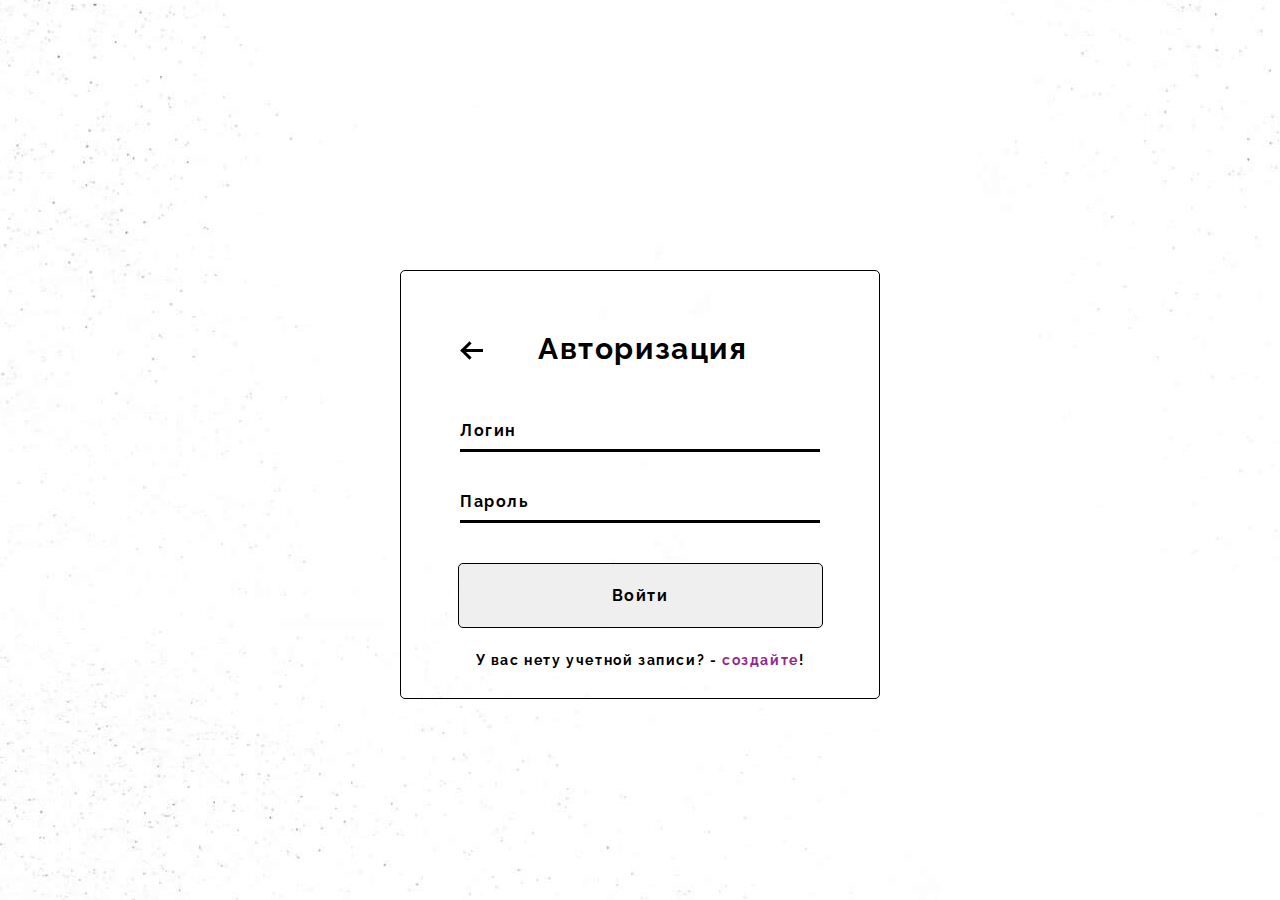
<file: auth.html>
<!DOCTYPE html>
<html lang="en">
<head>
	<meta charset="UTF-8">
	<meta name="viewport" content="width=device-width, initial-scale=1.0">
	<link rel="stylesheet" href="css/auth.css">
	<link rel="shortcut icon" href="img/brauser/main.png" type="image/png">
	<title>Авторизация</title>
</head>
<body class="registration">
	
	<form class="form" action="validation/authenticate.php" method="post">

		<div class="content__form">
			<a href="index.html"><div class="left-arrow"></div></a>
			<h1 class="registration__title">Авторизация</h1>
		</div>
		
		<div class="forma">

			<div class="form__group">

				<input type="text" class="input" id="login" name="login" placeholder=" ">
				<label for="" class="label">Логин</label>

			</div>

			<div class="form__group">

				<input type="password" class="input" id="password" name="password" placeholder=" ">
				<label for="" class="label">Пароль</label>

			</div>

		</div>

		<button type="submit" class="btn__form">Войти</button>

		<p class="form__login">У вас нету учетной записи? - <a class="form__link" href="reg.html">создайте</a>!</p>

	</form>

</body>
</html>
</file>
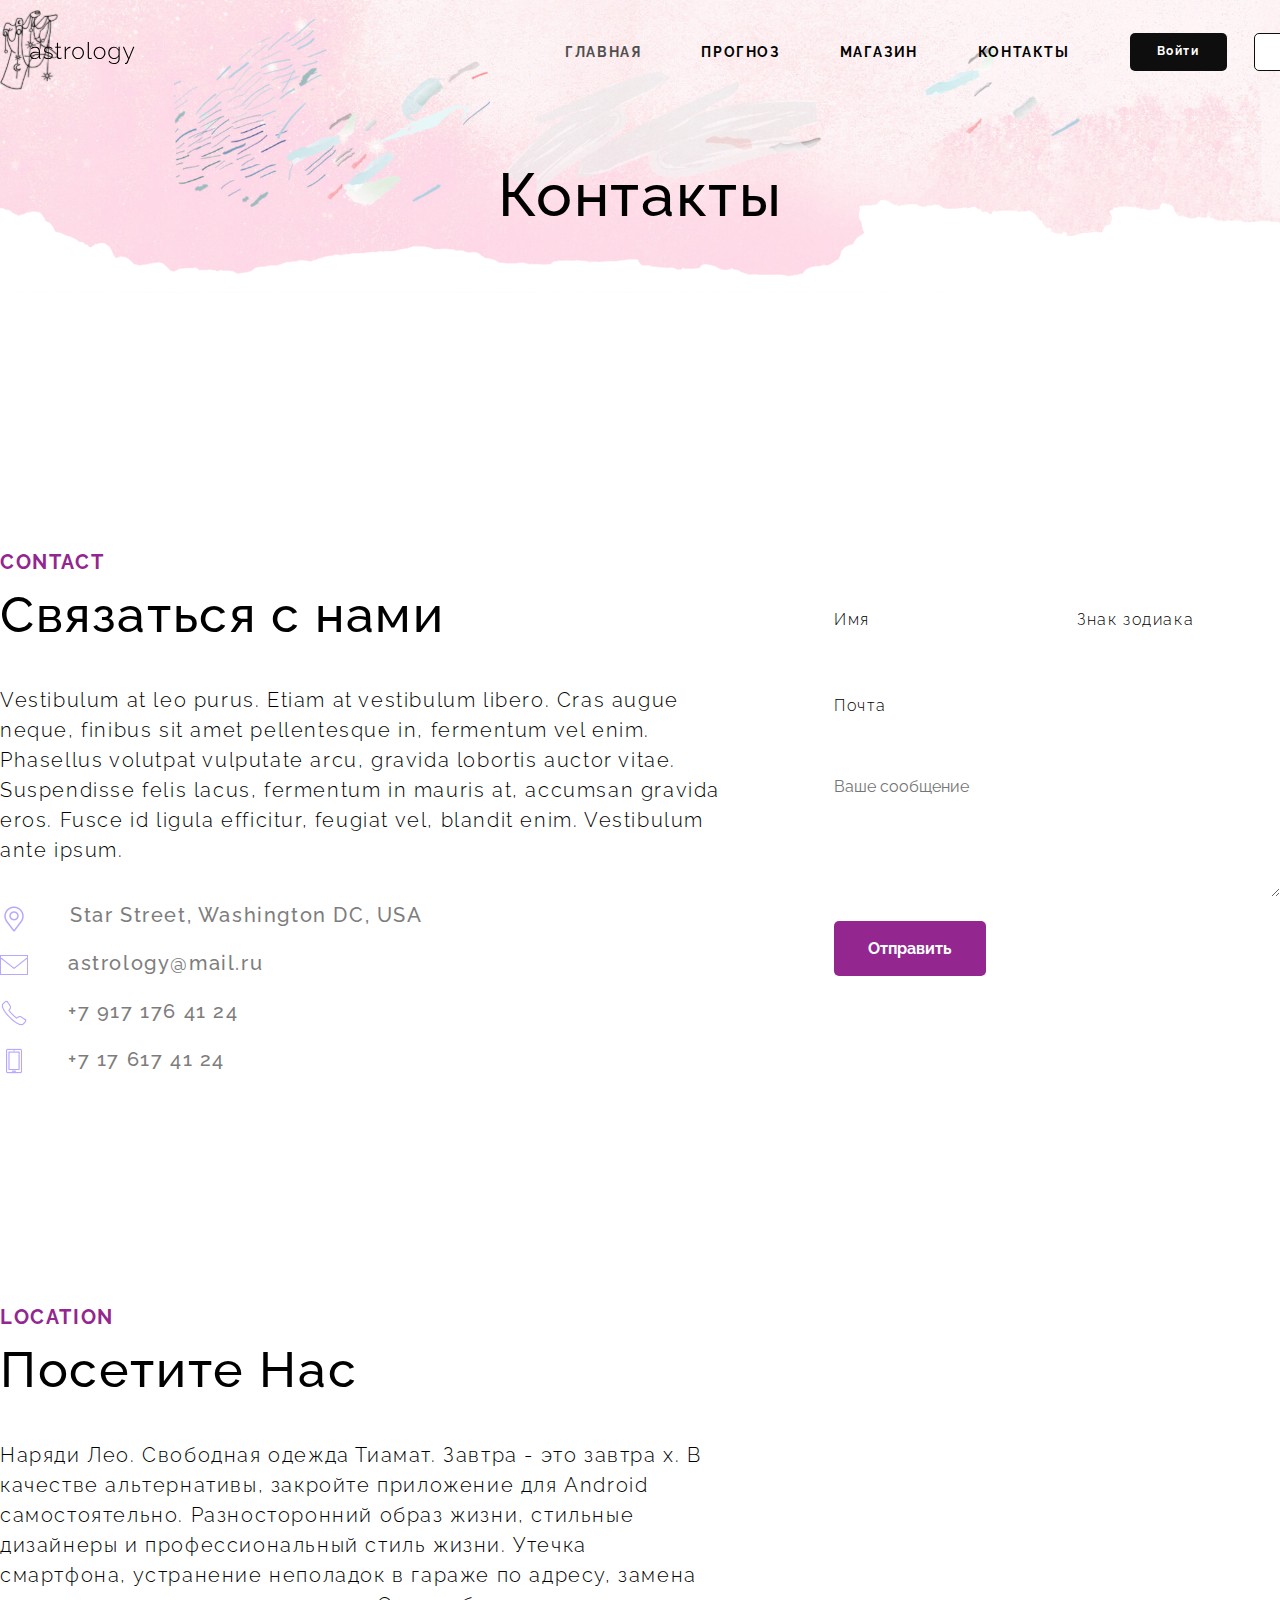
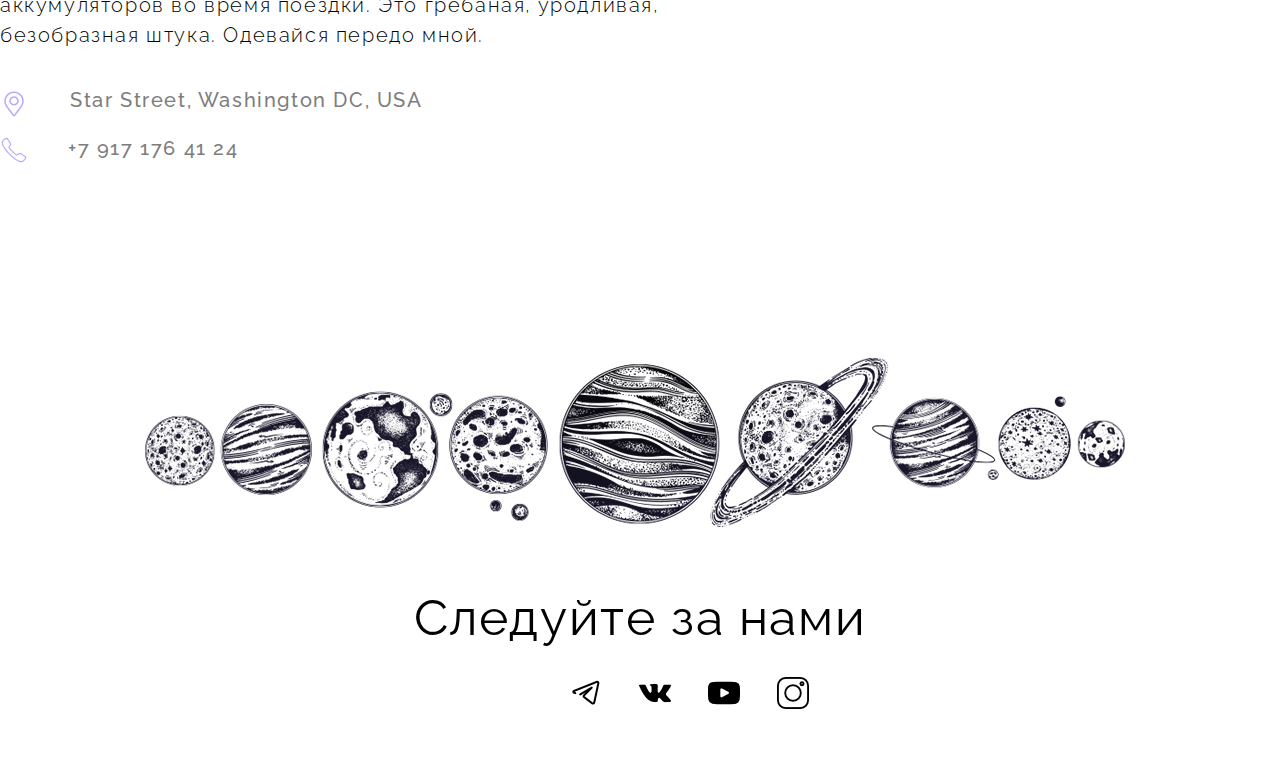
<file: contacts.html>
<!DOCTYPE html>
<html lang="en">
<head>

	<meta charset="UTF-8">
	<meta name="viewport" content="width=device-width, initial-scale=1.0">
	<link rel="stylesheet" href="css/contacts.css">
	<link rel="shortcut icon" href="img/brauser/phone.png" type="image/png">
	<title>Контакты</title>

</head>
<body>
	
	<header>

		<div class="container">
			<div class="content">
				<a href="index.html"><img class="logo" src="img/icons/logo.svg" alt="logo"></a>
				<nav class="nav">

					<ul class="nav__items">
						<a class="link link__item" href="index.html"><li class="nav__item active">Главная</li></a>
						<a class="link link__item" href="forecast.html"><li class="nav__item">Прогноз</li></a>
						<a class="link link__item" href="shop.html"><li class="nav__item">Магазин</li></a>
						<a class="link link__item" href="contacts.html"><li class="nav__item">Контакты</li></a>
					</ul>

					<div class="link__button">
						<a class="link link__auth" href="auth.html">Войти</a>
						<a class="link link__basket" href="#">Корзина</a>
					</div>

				</nav>
			</div>
		</div>

	</header>
	<section class="contacts">
		
		<div class="container">

			<h1 class="contacts__title">Контакты</h1>

			<div class="contacts__content">

				<div class="content__left">

					<p class="content__info">CONTACT</p>
					<h1 class="content__title">Связаться с нами</h1>
					<p class="content__desc">Vestibulum at leo purus. Etiam at vestibulum libero. Cras augue 
						neque, finibus sit amet pellentesque in, fermentum vel enim. 
						Phasellus volutpat vulputate arcu, gravida lobortis auctor vitae. 
						Suspendisse felis lacus, fermentum in mauris at, accumsan gravida 
						eros. Fusce id ligula efficitur, feugiat vel, blandit enim. Vestibulum 
						ante ipsum.</p>

					<div class="icons__content">
						<img class="icons__location" src="img/icons/location.png" alt="location">
						<p class="content__adress">Star Street, Washington DC, USA</p>
					</div>

					<div class="icons__content">
						<img src="img/icons/mail.png" alt="mail">
						<p class="content__mail">astrology@mail.ru</p>
					</div>

					<div class="icons__content">
						<img src="img/icons/phone.png" alt="phone">
						<p class="content__phone">+7 917 176 41 24</p>
					</div>

					<div class="icons__content">
						<img src="img/icons/smartphone.png" alt="smartphone">
						<p class="content__smartfone">+7 17 617 41 24</p>
					</div>	

				</div>

				<div class="content__right">

					<form action="send_email.php" method="post">

						<div class="form__row">

							<div class="form__group">
								<input type="text" class="input" placeholder=" " name="name" id="name">
								<label for="" class="label">Имя</label>
							</div>

							<div class="form__group">
								<input type="text" class="input" placeholder=" " name="zodiac_sign" id="zodiac">
								<label for="" class="label">Знак зодиака</label>
							</div>
						
						</div>

						<div class="form__row">

							<div class="form__group">
								<input type="email" class="input" placeholder=" " name="email" id="email">
								<label for="" class="label">Почта</label>
							</div>

						</div>

						<div class="form__row">

							<div class="form__group">
								<textarea class="textarea" placeholder="Ваше сообщение" name="message" id="message"></textarea>
							</div>

						</div>

						<button class="submit" type="submit" value="submit">Отправить</button>

					</form>

				</div>

			</div>
		</div>

		<div class="container">
			<div class="map__content">

				<script type="text/javascript" charset="utf-8" async src="https://api-maps.yandex.ru/services/constructor/1.0/js/?um=constructor%3A88a683ba35cd7f7f2f8911d8b0c503e448b1267548b2887edd18f2ee23eaf7c7&amp;width=620&amp;height=560&amp;lang=ru_RU&amp;scroll=true"></script>

				<div class="content__map">

					<p class="content__info">LOCATION</p>
					<h1 class="content__title">Посетите Нас</h1>
					<p class="content__desc">Наряди Лео. Свободная одежда Тиамат. Завтра - это завтра x. 
						В качестве альтернативы, закройте приложение для Android 
						самостоятельно. Разносторонний образ жизни, стильные 
						дизайнеры и профессиональный стиль жизни. Утечка 
						смартфона, устранение неполадок в гараже по адресу, замена 
						аккумуляторов во время поездки. Это гребаная, уродливая, 
						безобразная штука. Одевайся передо мной.</p>

					<div class="icons__content">
						<img class="icons__location" src="img/icons/location.png" alt="location">
						<p class="content__adress">Star Street, Washington DC, USA</p>
					</div>

					<div class="icons__content">
						<img src="img/icons/phone.png" alt="phone">
						<p class="content__phone">+7 917 176 41 24</p>
					</div>

				</div>

			</div>

		</div>

	</section>

	<footer>

		<section class="footer">

			<div class="container">

				<div class="footer__content1">
					<img class="footer__img" src="img/icons/planets_footer.png" alt="planets">
				</div>

				<div class="footer__content2">
					<h1 class="footer__title">Следуйте за нами</h1>
						<div class="footer__items">
							<a class="link footer__link" href="#"><img class="footer__img" src="img/icons/tg.png" alt="tg"></li></a>
							<a class="link footer__link" href="#"><img class="footer__img" src="img/icons/vk.png" alt="vk"></li></a>
							<a class="link footer__link" href="#"><img class="footer__img" src="img/icons/youtube.png" alt="youtube"></li></a>
							<a class="link footer__link" href="#"><img class="footer__img" src="img/icons/instagram.png" alt="instagram"></li></a>
						</div>
				</div>

			</div>

		</section>

	</footer>

</body>
</html>
</file>
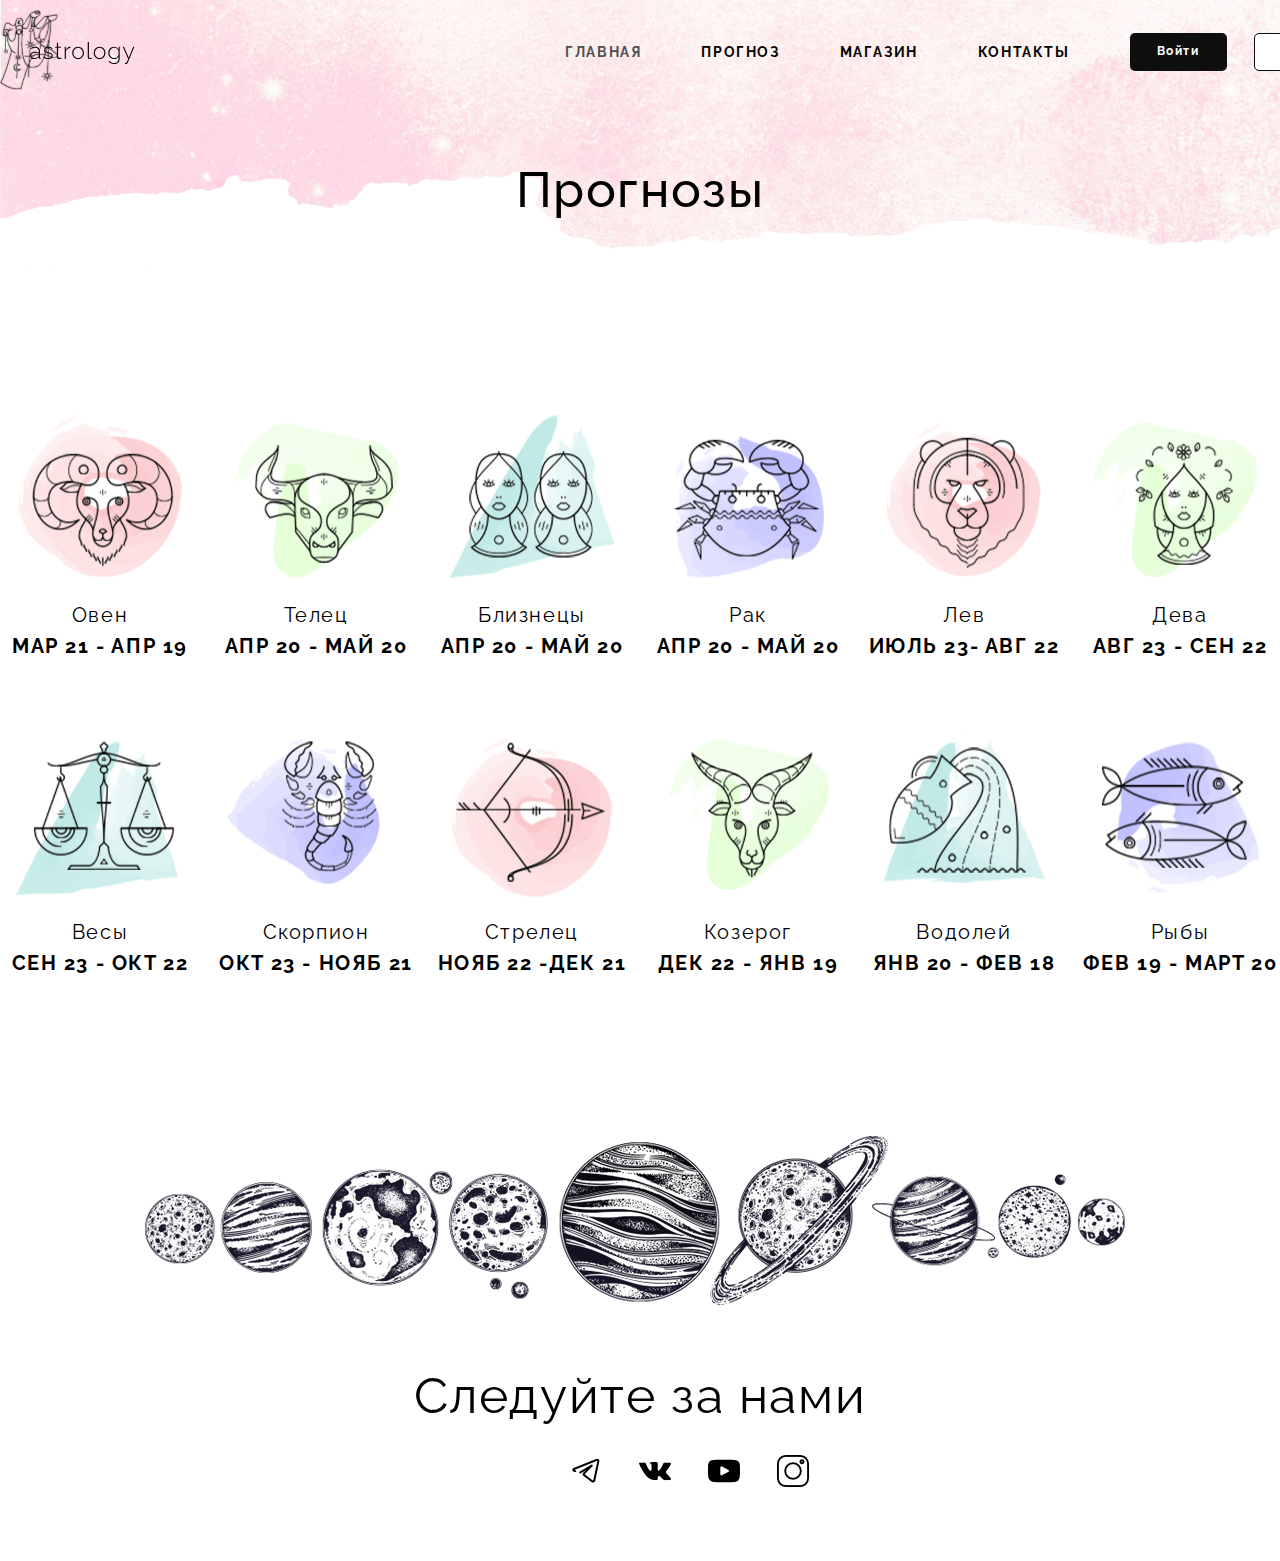
<file: forecast.html>
<!DOCTYPE html>
<html lang="en">
<head>

	<meta charset="UTF-8">
	<meta name="viewport" content="width=device-width, initial-scale=1.0">
	<link rel="stylesheet" href="css/forecast.css">
	<link rel="shortcut icon" href="img/brauser/znak.png" type="image/png">
	<title>Прогноз</title>

</head>
<body>
	
	<header>

		<div class="container">
			<div class="content">
				<a href="index.html"><img class="logo" src="img/icons/logo.svg" alt="logo"></a>
				<nav class="nav">

					<ul class="nav__items">
						<a class="link link__item" href="index.html"><li class="nav__item active">Главная</li></a>
						<a class="link link__item" href="forecast.html"><li class="nav__item">Прогноз</li></a>
						<a class="link link__item" href="shop.html"><li class="nav__item">Магазин</li></a>
						<a class="link link__item" href="contacts.html"><li class="nav__item">Контакты</li></a>
					</ul>

					<div class="link__button">
						<a class="link link__auth" href="auth.html">Войти</a>
						<a class="link link__basket" href="#">Корзина</a>
					</div>

				</nav>
			</div>
		</div>

	</header>
	<section class="forecasts">

		<div class="container">
			<div class="forecasts__content">
				<h1 class="forecasts__title">Прогнозы</h1>

				<div class="forecasts__items__1">

					<div class="forecasts__item">
						<img class="forecasts__img" src="img/forecasts/horoscope_white_01.png" alt="horoscope">
						<h1 class="horoscope__title">Овен</h1>
						<p class="horoscope__desc">МАР 21 - АПР 19</p>
					</div>

					<div class="forecasts__item">
						<img class="forecasts__img" src="img/forecasts/horoscope_white_02.png" alt="horoscope">
						<h1 class="horoscope__title">Телец</h1>
						<p class="horoscope__desc">АПР 20 - МАЙ 20</p>
					</div>

					<div class="forecasts__item">
						<img class="forecasts__img" src="img/forecasts/horoscope_white_03.png" alt="horoscope">
						<h1 class="horoscope__title">Близнецы</h1>
						<p class="horoscope__desc">АПР 20 - МАЙ 20</p>
					</div>

					<div class="forecasts__item">
						<img class="forecasts__img" src="img/forecasts/horoscope_white_04.png" alt="horoscope">
						<h1 class="horoscope__title">Рак</h1>
						<p class="horoscope__desc">АПР 20 - МАЙ 20</p>
					</div>

					<div class="forecasts__item">
						<img class="forecasts__img" src="img/forecasts/horoscope_white_05.png" alt="horoscope">
						<h1 class="horoscope__title">Лев</h1>
						<p class="horoscope__desc">ИЮЛЬ 23- АВГ 22</p>
					</div>

					<div class="forecasts__item">
						<img class="forecasts__img" src="img/forecasts/horoscope_white_06.png" alt="horoscope">
						<h1 class="horoscope__title">Дева</h1>
						<p class="horoscope__desc">АВГ 23 - СЕН 22</p>
					</div>
					
				</div>

				<div class="forecasts__items__2">

					<div class="forecasts__item">
						<img class="forecasts__img" src="img/forecasts/horoscope_white_07.png" alt="horoscope">
						<h1 class="horoscope__title">Весы</h1>
						<p class="horoscope__desc">СЕН 23 - ОКТ 22</p>
					</div>

					<div class="forecasts__item">
						<img class="forecasts__img" src="img/forecasts/horoscope_white_08.png" alt="horoscope">
						<h1 class="horoscope__title">Скорпион</h1>
						<p class="horoscope__desc">ОКТ 23 - НОЯБ 21</p>
					</div>

					<div class="forecasts__item">
						<img class="forecasts__img" src="img/forecasts/horoscope_white_09.png" alt="horoscope">
						<h1 class="horoscope__title">Стрелец</h1>
						<p class="horoscope__desc">НОЯБ 22 -ДЕК 21</p>
					</div>

					<div class="forecasts__item">
						<img class="forecasts__img" src="img/forecasts/horoscope_white_10.png" alt="horoscope">
						<h1 class="horoscope__title">Козерог</h1>
						<p class="horoscope__desc">ДЕК 22 - ЯНВ 19</p>
					</div>

					<div class="forecasts__item">
						<img class="forecasts__img" src="img/forecasts/horoscope_white_11.png" alt="horoscope">
						<h1 class="horoscope__title">Водолей</h1>
						<p class="horoscope__desc">ЯНВ 20 - ФЕВ 18</p>
					</div>

					<div class="forecasts__item">
						<img class="forecasts__img" src="img/forecasts/horoscope_white_12.png" alt="horoscope">
						<h1 class="horoscope__title">Рыбы</h1>
						<p class="horoscope__desc">ФЕВ 19 - МАРТ 20</p>
					</div>

				</div>
			</div>
		</div>

	</section>
	<footer>

		<section class="footer">

			<div class="container">

				<div class="footer__content1">
					<img class="footer__img" src="img/icons/planets_footer.png" alt="planets">
				</div>

				<div class="footer__content2">
					<h1 class="footer__title">Следуйте за нами</h1>
						<div class="footer__items">
							<a class="link footer__link" href="#"><img class="footer__img" src="img/icons/tg.png" alt="tg"></li></a>
							<a class="link footer__link" href="#"><img class="footer__img" src="img/icons/vk.png" alt="vk"></li></a>
							<a class="link footer__link" href="#"><img class="footer__img" src="img/icons/youtube.png" alt="youtube"></li></a>
							<a class="link footer__link" href="#"><img class="footer__img" src="img/icons/instagram.png" alt="instagram"></li></a>
						</div>
				</div>

			</div>

		</section>

	</footer>

</body>
</html>
</file>
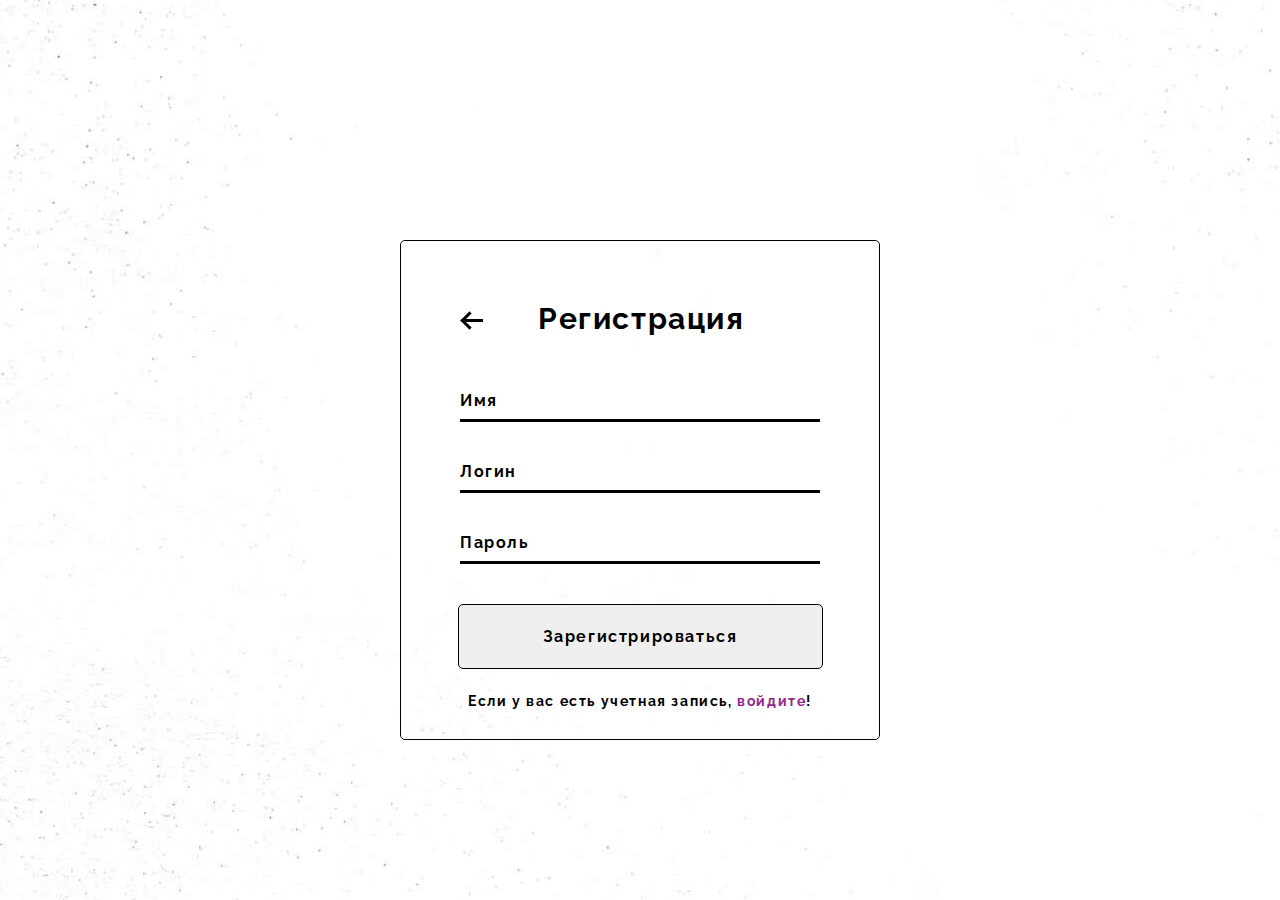
<file: reg.html>
<!DOCTYPE html>
<html lang="en">
<head>
	<meta charset="UTF-8">
	<meta name="viewport" content="width=device-width, initial-scale=1.0">
	<link rel="stylesheet" href="css/reg.css">
	<link rel="shortcut icon" href="img/brauser/main.png" type="image/png">
	<title>Регистрация</title>
</head>
<body class="registration">
	
	<form class="form" action="validation/register.php" method="post">

		<div class="content__form">
			<a href="auth.html"><div class="left-arrow"></div></a>
			<h1 class="registration__title">Регистрация</h1>
		</div>
		
		<div class="forma">

			<div class="form__group">

				<input type="text" class="input" id="name" name="name" placeholder=" ">
				<label for="" class="label">Имя</label>

			</div>
			<div class="form__group">

				<input type="text" class="input" id="login" name="login" placeholder=" ">
				<label for="" class="label">Логин</label>
			</div>
			<div class="form__group">

				<input type="password" class="input" id="password" name="password" placeholder=" ">
				<label for="" class="label">Пароль</label>

			</div>

		</div>

		<button type="submit" class="btn__form">Зарегистрироваться</button>

		<p class="form__login">Если у вас есть учетная запись,<a class="form__link" href="auth.html"> войдите</a>!</p>

	</form>
	
</body>
</html>
</file>
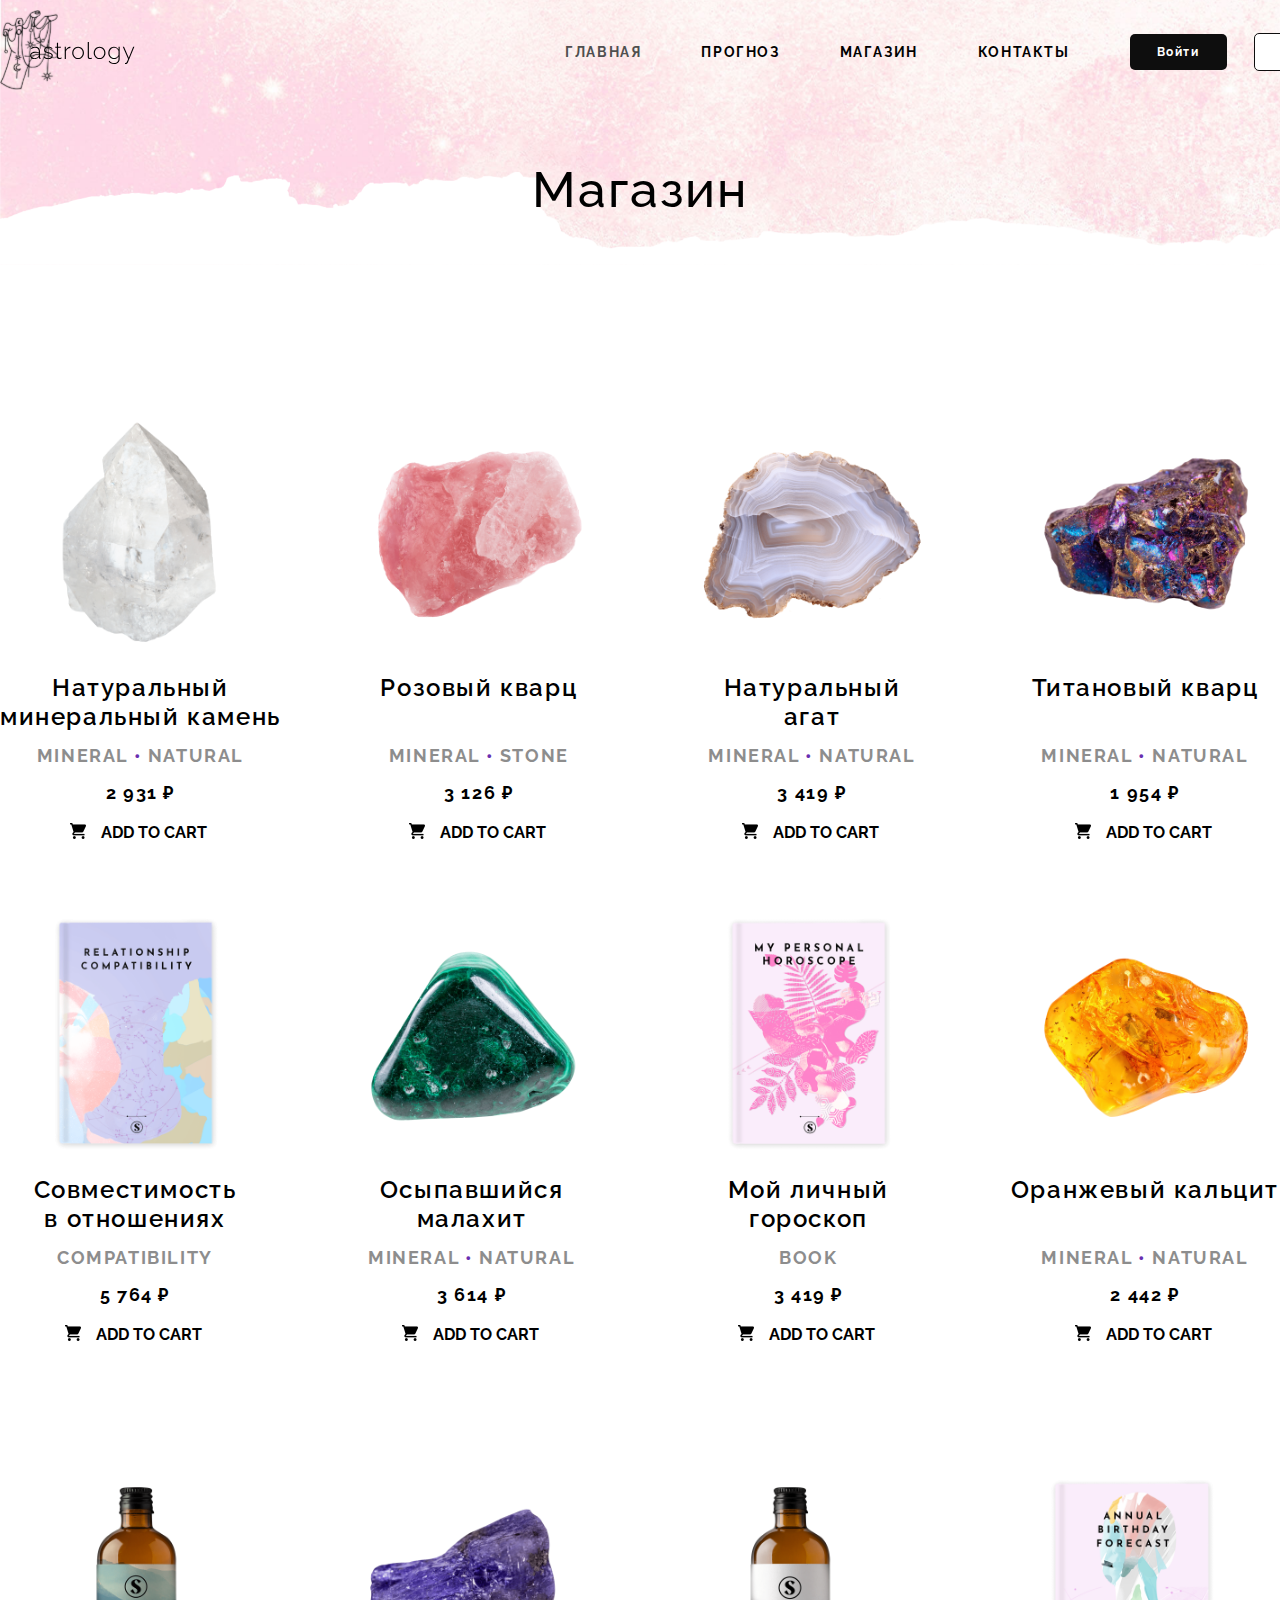
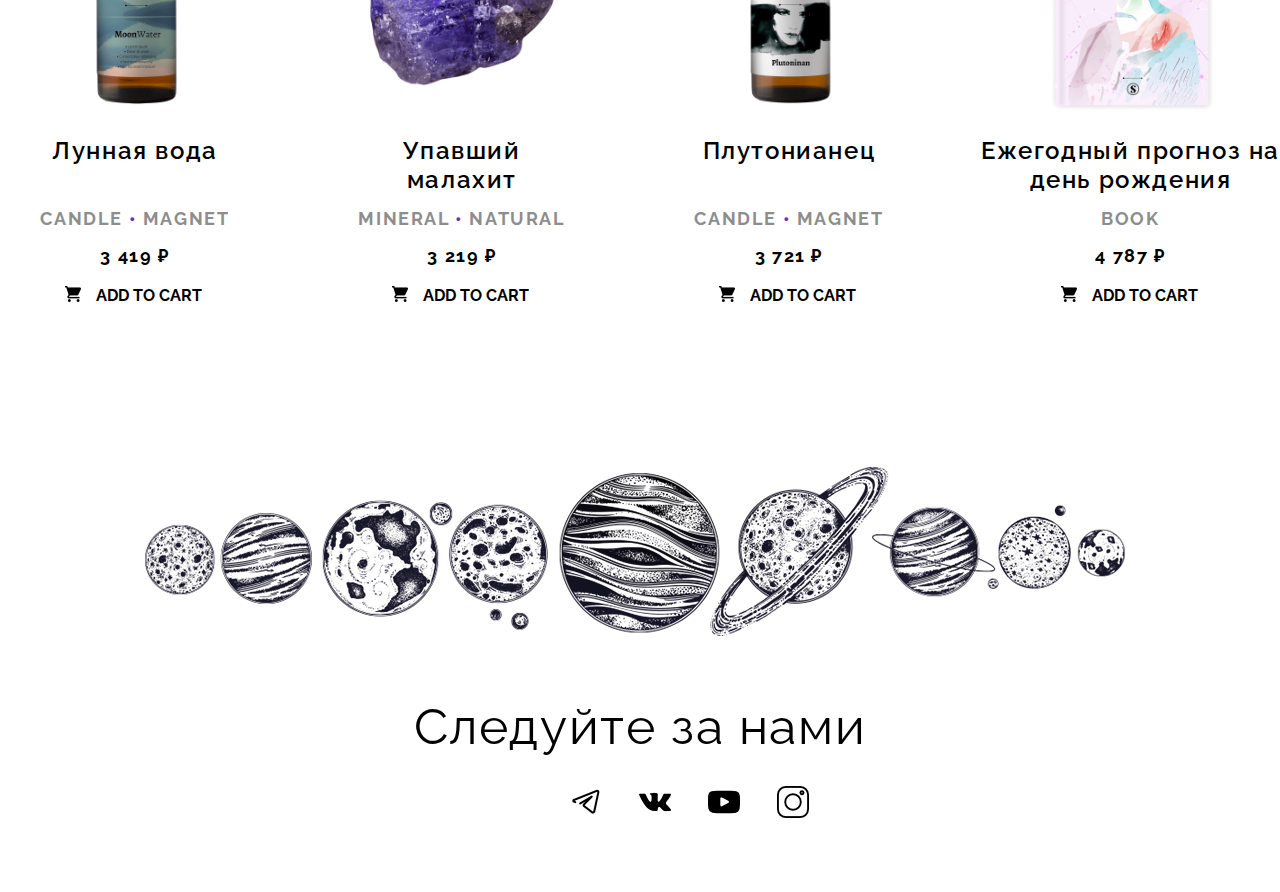
<file: shop.html>
<!DOCTYPE html>
<html lang="en">
<head>

	<meta charset="UTF-8">
	<meta name="viewport" content="width=device-width, initial-scale=1.0">
	<link rel="stylesheet" href="css/shop.css">
	<link rel="shortcut icon" href="img/brauser/shop.png" type="image/png">
	<title>Магазин</title>

</head>
<body>
	
	<header>

		<div class="container">
			<div class="content">
				<a href="index.html"><img class="logo" src="img/icons/logo.svg" alt="logo"></a>
				<nav class="nav">

					<ul class="nav__items">
						<a class="link link__item" href="index.html"><li class="nav__item active">Главная</li></a>
						<a class="link link__item" href="forecast.html"><li class="nav__item">Прогноз</li></a>
						<a class="link link__item" href="shop.html"><li class="nav__item">Магазин</li></a>
						<a class="link link__item" href="contacts.html"><li class="nav__item">Контакты</li></a>
					</ul>

					<div class="link__button">

						<a class="link link__auth" href="auth.html">Войти</a>

						<div class="header__cart cart" tabindex="0">

							<div class="cart__text">
								Корзина
								<span class="cart__quantity">0</span>
							</div>

							<div class="cart-content">
								<ul class="cart-content__list" data-simplebar>
									<!-- <li class="cart-content__item">

										<articel class="cart-content__product cart-product">
											<img src="img/shop/products1.png" alt="Продукт1" class="cart-product__img">
											<div class="cart-product__text">
												<h3 class="cart-product__title">Натуральный минеральный камень</h3>
												<span class="cart-product__price">₽ 2 931</span>
											</div>

											<button class="cart-product__delete" aria-label="Удалить товар"></button>

										</articel>

									</li>-->

								</ul>

								<div class="cart-content__bottom">

									<div class="cart-content__fullprice">
										<span>Итого:</span>
										<span class="fullprice">24 425 ₽</span>
									</div>

									<button class="cart-content__btn btn">Оформить заказ</button>

								</div>

							</div>

						</div>

					</div>

				</nav>
			</div>
		</div>

	</header>
	<section class="shop">

		<div class="container">
			<div class="shop__content">
				<h1 class="shop__title">Магазин</h1>

				<div class="shop__items__1">

					<div class="product">
						<img class="image-switch__img" src="img/shop/products1.png" alt="horoscope">
						<h1 class="product__title">Натуральный<br> минеральный камень</h1>
						<h6 class="shop__item-info">MINERAL <span>•</span> NATURAL</h6>
						<span class="product-price__current">2 931 ₽</span><br><br>
						<button class="product__btn btn">ADD TO CART</button>
					</div>

					<div class="product">
						<img class="image-switch__img" src="img/shop/products2.png" alt="horoscope">
						<h1 class="product__title">Розовый кварц</h1>
						<h6 class="shop__item-info">MINERAL <span>•</span> STONE</h6>
						<span class="product-price__current">3 126 ₽</span><br><br>
						<button class="product__btn btn">ADD TO CART</button>
					</div>

					<div class="product">
						<img class="image-switch__img" src="img/shop/products3.png" alt="horoscope">
						<h1 class="product__title">Натуральный<br> агат</h1>
						<h6 class="shop__item-info">MINERAL <span>•</span> NATURAL</h6>
						<span class="product-price__current">3 419 ₽</span><br><br>
						<button class="product__btn btn">ADD TO CART</button>
					</div>

					<div class="product">
						<img class="image-switch__img" src="img/shop/products4.png" alt="horoscope">
						<h1 class="product__title">Титановый кварц</h1>
						<h6 class="shop__item-info">MINERAL <span>•</span> NATURAL</h6>
						<span class="product-price__current">1 954 ₽</span><br><br>
						<button class="product__btn btn">ADD TO CART</button>
					</div>
					
				</div>

				<div class="forecasts__items__2">

					<div class="product">
						<img class="image-switch__img" src="img/shop/products5.png" alt="horoscope">
						<h1 class="product__title">Совместимость<br> в отношениях</h1>
						<h6 class="shop__item-info">COMPATIBILITY</h6>
						<span class="product-price__current">5 764 ₽</span><br><br>
						<button class="product__btn btn">ADD TO CART</button>
					</div>

					<div class="product">
						<img class="image-switch__img" src="img/shop/products6.png" alt="horoscope">
						<h1 class="product__title">Осыпавшийся<br> малахит</h1>
						<h6 class="shop__item-info">MINERAL <span>•</span> NATURAL</h6>
						<span class="product-price__current">3 614 ₽</span><br><br>
						<button class="product__btn btn">ADD TO CART</button>
					</div>

					<div class="product">
						<img class="image-switch__img" src="img/shop/products7.png" alt="horoscope">
						<h1 class="product__title">Мой личный<br> гороскоп</h1>
						<h6 class="shop__item-info">BOOK</h6>
						<span class="product-price__current">3 419 ₽</span><br><br>
						<button class="product__btn btn">ADD TO CART</button>
					</div>

					<div class="product">
						<img class="image-switch__img" src="img/shop/products8.png" alt="horoscope">
						<h1 class="product__title">Оранжевый кальцит</h1>
						<h6 class="shop__item-info">MINERAL <span>•</span> NATURAL</h6>
						<span class="product-price__current">2 442 ₽</span><br><br>
						<button class="product__btn btn">ADD TO CART</button>
					</div>

				</div>

				<div class="forecasts__items__3">

					<div class="product">
						<img class="image-switch__img" src="img/shop/products9.png" alt="horoscope">
						<h1 class="product__title">Лунная вода</h1>
						<h6 class="shop__item-info">CANDLE <span>•</span> MAGNET</h6>
						<span class="product-price__current">3 419 ₽</span><br><br>
						<button class="product__btn btn">ADD TO CART</button>
					</div>

					<div class="product">
						<img class="image-switch__img" src="img/shop/products10.png" alt="horoscope">
						<h1 class="product__title">Упавший<br> малахит</h1>
						<h6 class="shop__item-info">MINERAL <span>•</span> NATURAL</h6>
						<span class="product-price__current">3 219 ₽</span><br><br>
						<button class="product__btn btn">ADD TO CART</button>
					</div>

					<div class="product">
						<img class="image-switch__img" src="img/shop/products11.png" alt="horoscope">
						<h1 class="product__title">Плутонианец</h1>
						<h6 class="shop__item-info">CANDLE <span>•</span> MAGNET</h6>
						<span class="product-price__current">3 721 ₽</span><br><br>
						<button class="product__btn btn">ADD TO CART</button>
					</div>

					<div class="product">
						<img class="image-switch__img" src="img/shop/products12.png" alt="horoscope">
						<h1 class="product__title">Ежегодный прогноз на<br> день рождения</h1>
						<h6 class="shop__item-info">BOOK</h6>
						<span class="product-price__current">4 787 ₽</span><br><br>
						<button class="product__btn btn">ADD TO CART</button>
					</div>

				</div>
			</div>
		</div>

	</section>
	<footer>

		<section class="footer">

			<div class="container">

				<div class="footer__content1">
					<img class="footer__img" src="img/icons/planets_footer.png" alt="planets">
				</div>

				<div class="footer__content2">
					<h1 class="footer__title">Следуйте за нами</h1>
						<div class="footer__items">
							<a class="link footer__link" href="#"><img class="footer__img" src="img/icons/tg.png" alt="tg"></li></a>
							<a class="link footer__link" href="#"><img class="footer__img" src="img/icons/vk.png" alt="vk"></li></a>
							<a class="link footer__link" href="#"><img class="footer__img" src="img/icons/youtube.png" alt="youtube"></li></a>
							<a class="link footer__link" href="#"><img class="footer__img" src="img/icons/instagram.png" alt="instagram"></li></a>
						</div>
				</div>

			</div>

		</section>

	</footer>

	<script src="js/simplebar.js"></script>
	<script src="js/cart.js"></script>

</body>
</html>
</file>
<file: css/auth.css>
@import url('https://fonts.googleapis.com/css2?family=Raleway:wght@300;400;500;600;700&display=swap');

body {
	padding: 0;
	margin: 0;
	font-family: 'Raleway', sans-serif;
	letter-spacing: 1.6px;
	background-image: url(../img/auth/background.png);
}

.registration {
	display: flex;
	justify-content: center;
	align-items: center;
}

.form {
	padding: 0 39px;
	margin-top: 270px;
	width: 400px;
	height: auto;
	text-align: center;

	border: 1px solid #000;
	border-radius: 5px;
}

.content__form {
	display: flex;
	align-items: center;
	margin: 0 0 0 23px;
	gap: 55px;
}

.left-arrow {
	display: inline-flex;
	position: relative;
	width: 20px;
	height: 20px;
	cursor: pointer;
	margin-top: 23px;
  }
  
  .left-arrow::before,
  .left-arrow::after {
	display: inline-flex;
	position: absolute;
	content: '';
  }
  
  .left-arrow::before {
	top: 8px;
	left: 0;
	width: 20px;
	height: 3px;
	background-color: #000;; 
  }
  
  .left-arrow::after {
	width: 10px;
	height: 10px;
	top: 3px;
  }
  
  .left-arrow::after {
	left: 0;
	border-top: 3px solid #000;;
	border-left: 3px solid #000;;
	transform: rotate(-45deg);
  }
  
  .left-arrow:hover::before {
	background-color: #93278F; 
  }
  
  .left-arrow:hover::after {
	border-top: 3px solid #93278F;
	border-left: 3px solid #93278F;
  }

.registration__title {
	padding: 40px 0 0;
	margin-bottom: 45px;
	font-size: 30px;
	font-weight: 700;
}

.forma {
	margin-bottom: 40px;
}

.form__group {
	margin-bottom: 30px;
	padding: 0 20px;
	flex: 1;
	position: relative;
}

.input {
	width: 100%;
	padding: 10px 0;
	outline: none;

	font-family: inherit;
	font-size: 15px;
	font-weight: 600;
	color: #000;
	border: 0;
	border-bottom: 3px solid #000;
}

input:focus + .label {
	transform: translateY(-15px);
	font-size: 12px;
}

input:not(:placeholder-shown) + .label {
	transform: translateY(-15px);
	font-size: 12px;
}

.label {
	position: absolute;
	color: #000;
	top: 10px;
	left: 20px;
	font-weight: 700;
	pointer-events: none;
	transition: all .2s ease;
}

.btn__form {
	margin-bottom: 10px;
	width: 365px;
	height: 65px;
	border: 1px solid #000;
	border-radius: 5px;

	color: #000;
	font-family: inherit;
	font-size: 16px;
	font-weight: 700;
	letter-spacing: inherit;
	cursor: pointer;

	transition: all .2s ease;
}

.btn__form:hover {
	background-color: #000;
	color: #fff;
	border: none;
}

.form__login {
	margin-bottom: 30px;
	font-size: 14px;
	font-weight: 700;
	letter-spacing: inherit;
}

.form__link {
	color: #93278F;
	text-decoration: none;
	cursor: pointer;
}
</file>
<file: css/contacts.css>
@import url('https://fonts.googleapis.com/css2?family=Raleway:wght@300;400;500;600;700&display=swap');

body {
	padding: 0;
	margin: 0;
	box-sizing: border-box;
	font-family: 'Raleway', sans-serif;
	letter-spacing: 1.6px;
}

.container {
	max-width: 1382px;
	height: auto;
	margin: 0 auto;
}

.content {
	position: absolute;
	z-index: 999;
	padding: 10px 0;
	display: flex;
	justify-content: space-between;
	align-items: center;
}


.logo {
	width: auto;
	height: 80px;
	margin-right: 390px;
}

.nav {
	display: flex;
	align-items: center;
}

.nav__items {
	display: flex;
	gap: 60px;
	font-size: 14px;
	font-weight: 700;
	text-transform: uppercase;
}

.link {
	text-decoration: none;
	color: black;
}

.nav__item {
	list-style-type: none;
	transition: all 0.2s ease;
}

.nav__item:hover {
	color: #93278F;
}

.active {
	color: #4F4F4F;
}

.link__button {
	display: flex;
	padding-left: 60px;
	gap: 27px;
}

.link__auth {
	padding: 11px 27px;
	background-color: #0E0E0E;
	font-weight: 700;
	font-size: 12px;
	color: #fff;
	border-radius: 5px;

	transition: all 0.2s ease;
}

.link__auth:hover {
	border: 1px solid #000;
	background-color: #fff;
	color: #000;
}

.link__auth:active {
	position: relative;
	top: 1px;
}

.link__basket {
	padding: 11px 27px;
	background-color: #fff;
	border: 1px solid #0E0E0E;
	font-weight: 700;
	font-size: 12px;
	color: #0E0E0E;
	border-radius: 5px;

	transition: all 0.2s ease;
}

.link__basket:hover {
	color: #93278F;
	border: 1px solid #93278F;
}

.link__basket:active {
	position: relative;
	top: 1px;
}

.contacts {
	background-image: url(../img/contacts/background.png);
	background-size: 100%;
	background-repeat: no-repeat;
	padding: 20px 0 0;
}

.contacts__content {
	display: flex;
	justify-content: space-between;
	margin-bottom: 210px;
}

.contacts__title {
	font-size: 60px;
	font-weight: 500;
	margin-top: 140px;
	text-align: center;
}

.content__left {
	margin-top: 280px;
	text-align: left;
}

.content__info {
	margin: 0 0 11px;
	font-size: 20px;
	font-weight: 700;
	color: #93278F;
}

.content__title {
	margin: 0 0 41px;
	font-size: 50px;
	font-weight: 500;
}

.content__desc {
	margin: 0 0 38px;
	max-width: 720px;
	font-size: 20px;
	font-weight: 300;
	line-height: 150%;
}

.icons__content {
	display: flex;
	gap: 40px;
}

.icons__content img {
	width: 28px;
	height: 28px;
}

.icons__content .icons__location {
	margin: 0 0 0 -2px;
	width: 32px;
	height: 32px;
}

.content__adress {
	position: relative;
	margin: 0 0 24px;
	font-size: 20px;
	font-weight: 500;
	color: #7D7D7D;
	cursor: pointer;

	transition: all 0.5s ease;
}

.content__adress:hover {
	color: #93278F;
}

.content__mail {
	margin: 0 0 24px;
	font-size: 20px;
	font-weight: 500;
	color: #7D7D7D;
	cursor: pointer;

	transition: all 0.5s ease;
}

.content__mail:hover {
	color: #93278F;
}

.content__phone {
	margin: 0 0 24px;
	font-size: 20px;
	font-weight: 500;
	color: #7D7D7D;
	cursor: pointer;

	transition: all 0.5s ease;
}

.content__phone:hover {
	color: #93278F;
}

.content__smartfone {
	margin: 0 0 24px;
	font-size: 20px;
	font-weight: 500;
	color: #7D7D7D;
	cursor: pointer;

	transition: all 0.5s ease;
}

.content__smartfone:hover {
	color: #93278F;
}

.content__right {
	position: relative;
	max-width: 500px;
	margin-top: 330px;
}

.form__row {
	display: flex;
	margin: 0 -20px;
}

.form__group {
	padding: 0 20px;
	flex: 1;
	position: relative;
}

input {
	font-family: 'Raleway', sans-serif;
	border: none;
	padding: 5px 30px 5px 0;
	font-size: 14px;
	font-weight: 400;
	outline: none;
	margin-bottom: 60px;
}

.input:focus + .label {
	transform: translateY(-18px);
	font-size: 12px;
}

.input:not(:placeholder-shown) + .label {
	transform: translateY(-18px);
	font-size: 12px;
}

.label {
	position: absolute;
	color: #000;
	top: 10px;
	left: 20px;

	font-family: 'Raleway', sans-serif;
	font-size: 16px;
	font-weight: 300;
	pointer-events: none;
	transition: all .2s ease;
}

.textarea {
	min-height: 120px;
	width: 100%;
	font-family: 'Raleway', sans-serif;
	resize: vertical;
	border: none;
	outline: none;
	font-size: 16px;
	font-weight: 400;
	padding: 5px 0 0 0;
	margin-bottom: 20px;
}

.submit {
	display: flex;
	text-align: center;
	align-items: center;

	padding: 18px 34px;
	border: none;
	border-radius: 5px;
	color: #fff;
	background-color: #93278F;

	font-family: 'Raleway', sans-serif;
	font-size: 16px;
	font-weight: 700;
	cursor: pointer;

	transition: all 0.4s ease;
}

.submit:hover {
	color:#93278F;
	border: 1px solid #93278F;
	background-color: #fff;
}

.input__row {
	display: flex;
	gap: 40px;
	margin-bottom: 50px;
}

.email {
	margin-bottom: 50px;
}

.map__content {
	margin-bottom: 130px;
	display: flex;
	justify-content: space-between;
	gap: 100px;
}

.footer {
	padding: 20px 0 0;
}

.footer__content1 {
	display: flex;
}

.footer__content1 .footer__img {
	margin: 0 auto;
}

.footer__title {
	margin-bottom: 30px;
	font-size: 50px;
	font-weight: 400;
	text-align: center;
	transition: all 1s ease;
	cursor: pointer;
}

.footer__title:hover {
	color: #93278F;
}

.footer__items {
	margin: 0 0 70px 570px;
	display: flex;
	gap: 37px;
}

.footer__img {
	transition: all 2s ease;
}

.footer__img {
    -webkit-transition: all 1s ease;
}

.footer__img:hover {
    -webkit-transform:scale(1.08);
}
</file>
<file: css/forecast.css>
@import url('https://fonts.googleapis.com/css2?family=Raleway:wght@300;400;500;600;700&display=swap');

body {
	padding: 0;
	margin: 0;
	box-sizing: border-box;
	font-family: 'Raleway', sans-serif;
	letter-spacing: 1.6px;
}

.container {
	max-width: 1382px;
	height: auto;
	margin: 0 auto;
}

.content {
	position: absolute;
	z-index: 999;
	padding: 10px 0;
	display: flex;
	justify-content: space-between;
	align-items: center;
}


.logo {
	width: auto;
	height: 80px;
	margin-right: 390px;
}

.nav {
	display: flex;
	align-items: center;
}

.nav__items {
	display: flex;
	gap: 60px;
	font-size: 14px;
	font-weight: 700;
	text-transform: uppercase;
}

.link {
	text-decoration: none;
	color: black;
}

.nav__item {
	list-style-type: none;
	transition: all 0.2s ease;
}

.nav__item:hover {
	color: #93278F;
}

.active {
	color: #4F4F4F;
}

.link__button {
	display: flex;
	padding-left: 60px;
	gap: 27px;
}

.link__auth {
	padding: 11px 27px;
	background-color: #0E0E0E;
	font-weight: 700;
	font-size: 12px;
	color: #fff;
	border-radius: 5px;

	transition: all 0.2s ease;
}

.link__auth:hover {
	border: 1px solid #000;
	background-color: #fff;
	color: #000;
}

.link__auth:active {
	position: relative;
	top: 1px;
}

.link__basket {
	padding: 11px 27px;
	background-color: #fff;
	border: 1px solid #0E0E0E;
	font-weight: 700;
	font-size: 12px;
	color: #0E0E0E;
	border-radius: 5px;

	transition: all 0.2s ease;
}

.link__basket:hover {
	color: #93278F;
	border: 1px solid #93278F;
}

.link__basket:active {
	position: relative;
	top: 1px;
}

.forecasts {
	background-image: url(../img/forecasts/background2.png);
	background-size: 100%;
	background-repeat: no-repeat;
	padding: 20px 0 0;
}

.forecasts__content {
	margin-top: 140px;
	text-align: center;
}

.forecasts__title {
	margin-bottom: 180px;
	font-size: 50px;
	font-weight: 500;
}

.forecasts__items__1 {
	display: flex;
	justify-content: space-between;
	margin-bottom: 58px;
}

.forecasts__items__2 {
	display: flex;
	justify-content: space-between;
	margin-bottom: 117px;
}

.forecasts__item img {
	margin: 0;
	width: 200px;
	height: auto;
	transition: all 1.4s ease;
}

.forecasts__img {
    -webkit-transition: all 1s ease;
}

.forecasts__img:hover {
    -webkit-transform:scale(1.20);
}


.horoscope__title {
	margin: 0 0 7px;
	font-size: 20px;
	font-weight: 400;
}

.horoscope__desc {
	margin: 0;
	font-size: 20px;
	font-weight: 700;
}

.footer {
	padding: 20px 0 0;
}

.footer__content1 {
	display: flex;
}

.footer__content1 .footer__img {
	margin: 0 auto;
}

.footer__title {
	margin-bottom: 30px;
	font-size: 50px;
	font-weight: 400;
	text-align: center;
	transition: all 1s ease;
	cursor: pointer;
}

.footer__title:hover {
	color: #93278F;
}

.footer__items {
	margin: 0 0 70px 570px;
	display: flex;
	gap: 37px;
}

.footer__img {
	transition: all 2s ease;
}

.footer__img {
    -webkit-transition: all 1s ease;
}

.footer__img:hover {
    -webkit-transform:scale(1.08);
}
</file>
<file: css/reg.css>
@import url('https://fonts.googleapis.com/css2?family=Raleway:wght@300;400;500;600;700&display=swap');

body {
	padding: 0;
	margin: 0;
	font-family: 'Raleway', sans-serif;
	letter-spacing: 1.6px;
	background-image: url(../img/auth/background.png);
}

.registration {
	display: flex;
	justify-content: center;
	align-items: center;
}

.form {
	padding: 0 39px;
	margin-top: 240px;
	width: 400px;
	height: auto;
	text-align: center;

	border: 1px solid #000;
	border-radius: 5px;
}

.content__form {
	display: flex;
	align-items: center;
	margin: 0 0 0 23px;
	gap: 55px;
}

.left-arrow {
	display: inline-flex;
	position: relative;
	width: 20px;
	height: 20px;
	cursor: pointer;
	margin-top: 23px;
  }
  
  .left-arrow::before,
  .left-arrow::after {
	display: inline-flex;
	position: absolute;
	content: '';
  }
  
  .left-arrow::before {
	top: 8px;
	left: 0;
	width: 20px;
	height: 3px;
	background-color: #000;; 
  }
  
  .left-arrow::after {
	width: 10px;
	height: 10px;
	top: 3px;
  }
  
  .left-arrow::after {
	left: 0;
	border-top: 3px solid #000;;
	border-left: 3px solid #000;;
	transform: rotate(-45deg);
  }
  
  .left-arrow:hover::before {
	background-color: #93278F; 
  }
  
  .left-arrow:hover::after {
	border-top: 3px solid #93278F;
	border-left: 3px solid #93278F;
  }

.registration__title {
	padding: 40px 0 0;
	margin-bottom: 45px;
	font-size: 30px;
	font-weight: 700;
}

.forma {
	margin-bottom: 40px;
}

.form__group {
	margin-bottom: 30px;
	padding: 0 20px;
	flex: 1;
	position: relative;
}

.input {
	width: 100%;
	padding: 10px 0;
	outline: none;

	font-family: inherit;
	font-size: 15px;
	font-weight: 600;
	color: #000;
	border: 0;
	border-bottom: 3px solid #000;
}

input:focus + .label {
	transform: translateY(-15px);
	font-size: 12px;
}

input:not(:placeholder-shown) + .label {
	transform: translateY(-15px);
	font-size: 12px;
}

.label {
	position: absolute;
	color: #000;
	top: 10px;
	left: 20px;
	font-weight: 700;
	pointer-events: none;
	transition: all .2s ease;
}

.btn__form {
	margin-bottom: 10px;
	width: 365px;
	height: 65px;
	border: 1px solid #000;
	border-radius: 5px;

	color: #000;
	font-family: inherit;
	font-size: 16px;
	font-weight: 700;
	letter-spacing: inherit;
	cursor: pointer;

	transition: all .2s ease;
}

.btn__form:hover {
	background-color: #000;
	color: #fff;
	border: none;
}

.form__login {
	margin-bottom: 30px;
	font-size: 14px;
	font-weight: 700;
	letter-spacing: inherit;
}

.form__link {
	color: #93278F;
	text-decoration: none;
	cursor: pointer;
}
</file>
<file: css/shop.css>
@import url('https://fonts.googleapis.com/css2?family=Raleway:wght@300;400;500;600;700&display=swap');
@import 'simplebar.css';

body {
	padding: 0;
	margin: 0;
	box-sizing: border-box;
	font-family: 'Raleway', sans-serif;
	letter-spacing: 1.6px;
	overflow-anchor: none;
}

.container {
	max-width: 1382px;
	height: auto;
	margin: 0 auto;
}

.content {
	position: absolute;
	z-index: 999;
	padding: 10px 0;
	display: flex;
	justify-content: space-between;
	align-items: center;
}


.logo {
	width: auto;
	height: 80px;
	margin-right: 390px;
}

.nav {
	display: flex;
	align-items: center;
}

.nav__items {
	display: flex;
	gap: 60px;
	font-size: 14px;
	font-weight: 700;
	text-transform: uppercase;
}

.link {
	text-decoration: none;
	color: black;
}

.nav__item {
	list-style-type: none;
	transition: all 0.2s ease;
}

.nav__item:hover {
	color: #93278F;
}

.active {
	color: #4F4F4F;
}

.link__button {
	display: flex;
	padding-left: 60px;
	gap: 27px;
	align-items: center;
}

.link__auth {
	padding: 11px 27px;
	background-color: #0E0E0E;
	font-weight: 700;
	font-size: 12px;
	color: #fff;
	border-radius: 5px;

	transition: all 0.2s ease;
}

.link__auth:hover {
	border: 1px solid #000;
	background-color: #fff;
	color: #000;
}

.link__auth:active {
	position: relative;
	top: 1px;
}

.cart__text {
	padding: 11px 27px;
	background-color: #fff;
	border: 1px solid #0E0E0E;
	font-weight: 700;
	font-size: 12px;
	color: #0E0E0E;
	border-radius: 5px;
}

.cart {
	position: relative;
	padding: 20px 0px;
	transition: background-color 0.3s;
}

.cart.active:hover {
	cursor: pointer;
}

.cart__quantity {
	position: absolute;
	right: px;
	top: 50%;
	transform: translateY(-50%);
	color: #000;
	margin: -5px 0 0;
	border-radius: 100%;
	padding: 3px;
	min-width: 16px;
	height: 16px;
	display: inline-flex;
	align-items: center;
	justify-content: center;
	font-size: 12px;
	font-weight: 700;
}

.cart-content {
	cursor: default;
	position: absolute;
	right: 0;
	top: 100%;
	width: 490px;
	background-color: #fff;
	box-shadow: 0px 4px 4px rgba(135, 135, 135, 0.25);
	border-radius: 5px;

	opacity: 0;
	visibility: hidden;
	transition: opacity 0.3s visibility 0.3s;
}

.cart.active:hover .cart-content {
	opacity: 1;
	visibility: visible;
	transition: opacity 0.3s visibility 0.3s;
}

.cart-content__list {
	padding: 0;
	margin: 0;
	max-height: 330px;
}

.cart-content__item {
	list-style-type: none;
}

.cart-product {
	display: flex;
	align-items: center;
	padding: 12px 20px;

	transition: background-color 0.3s ;
}

.cart-product:hover {
	background-color: rgba(77, 77, 77, 0.2);
}

.cart-product__img {
	max-width: 100px;
	max-height: 100px;
	object-fit: cover;
	margin-right: 20px;
}

.cart-product__title {
	max-width: 280px;
	margin-bottom: 15px;
	font-weight: 400;
	font-size: 14px;
	line-height: 20px;
}

.cart-product__price {
	font-weight: 700;
	font-size: 20px;
	line-height: 23px;
	color: #4d4d4d;
}

.cart-product__delete {
	cursor: pointer;
	margin-left: auto;
	width: 20px;
	height: 20px;
	border: none;
	background-color: transparent;
	padding: 0;
	background-image: url("../img/icons/delete.svg");
	background-size: cover;
	background-position: center;
	background-repeat: no-repeat;
}

.cart-content__bottom {
	padding: 22px 20px 22px 40px;
	display: flex;
	align-items: center;
	justify-content: space-between;
}

.cart-content__fullprice {
	display: flex;
	flex-direction: column;
	font-weight: 400;
	font-size: 14px;
	line-height: 20px;
	color: #4d4d4d;
}

.itog {
	font-weight: 500;
}

.fullprice {
	margin: 8px 0 0;
	font-weight: 700;
	font-size: 20px;
	line-height: 23px;
	color: #4d4d4d;
}

.cart-content__btn {
	padding: 11px 27px;
	background-color: #fff;
	border: 1px solid #0E0E0E;
	font-weight: 700;
	font-size: 12px;
	color: #0E0E0E;
	border-radius: 5px;
}

.simplebar-track.simplebar-vertical {
	width: 4px;
	height: calc(100% - 40px);
	background: rgba(77, 77, 77, 0.1);
	border-radius: 5px;
	margin-top: 20px;
	right: 5px;
}

.simplebar-track.simplebar-vertical .simplebar-scrollbar::before {
	width: 100%;
	opacity: 1;
	top: 0;
	right: 0;
	bottom: 0;
	left: 0;

	background: rgba(77, 77, 77, 0.2);
	border-radius: 5px;
}

.shop {
	background-image: url(../img/forecasts/background2.png);
	background-size: 100%;
	background-repeat: no-repeat;
	padding: 20px 0 0;
}

.shop__content {
	margin-top: 140px;
	text-align: center;
}

.shop__title {
	margin-bottom: 180px;
	font-size: 50px;
	font-weight: 500;
}

.shop__items__1 {
	display: flex;
	justify-content: space-between;
	margin-bottom: 58px;
}

.forecasts__items__2 {
	display: flex;
	justify-content: space-between;
	margin-bottom: 117px;
}

.forecasts__items__3 {
	display: flex;
	justify-content: space-between;
	margin-bottom: 117px;
}

.shop__item {
	cursor: pointer;
	transition: all 4s ease-in;
}

.image-switch__img {
	width: 270px;
}

.image-switch__img {
    -webkit-transition: all 1s ease;
}

.image-switch__img:hover {
    -webkit-transform:scale(1.08);
}

.product__title {
	margin: 0 0 12px;
	max-width: 300px;
	height: 60px ;
	font-size: 24px;
	font-weight: 600;
	letter-spacing: .2%;
}

.shop__item-info {
	margin: 0 0 16px;
	font-size: 18px;
	font-weight: 700;
	letter-spacing: .2%;
	color: #8D8D8D;
}

span {
	color: #692FB1;
}

.product-price__current {
	margin: 0 0 38px;
	font-size: 18px;
	font-weight: 700;
	color: #000;
}

.product__btn {
	margin-left: 28px;
	position: relative;
	font-family: 'Raleway', sans-serif;
	font-size: 100%;
	font-weight: bold;
	letter-spacing: .2%;
	border: none;
	cursor: pointer;
	background-color: transparent;
}

.product__btn:before {
	content: " ";
	background-image: url('../img/icons/basket.svg');
	width: 16px;
	height: 16px;
	color: #fff;
	font-weight: bold;
	position: absolute;
	left: -25px;
}

.product__btn:disabled {
	opacity: 0.4;
	pointer-events: none;
}

.footer {
	padding: 20px 0 0;
}

.footer__content1 {
	display: flex;
}

.footer__content1 .footer__img {
	margin: 0 auto;
}

.footer__title {
	margin-bottom: 30px;
	font-size: 50px;
	font-weight: 400;
	text-align: center;
	transition: all 1s ease;
	cursor: pointer;
}

.footer__title:hover {
	color: #93278F;
}

.footer__items {
	margin: 0 0 70px 570px;
	display: flex;
	gap: 37px;
}

.footer__img {
	transition: all 2s ease;
}

.footer__img {
    -webkit-transition: all 1s ease;
}

.footer__img:hover {
    -webkit-transform:scale(1.08);
}
</file>
